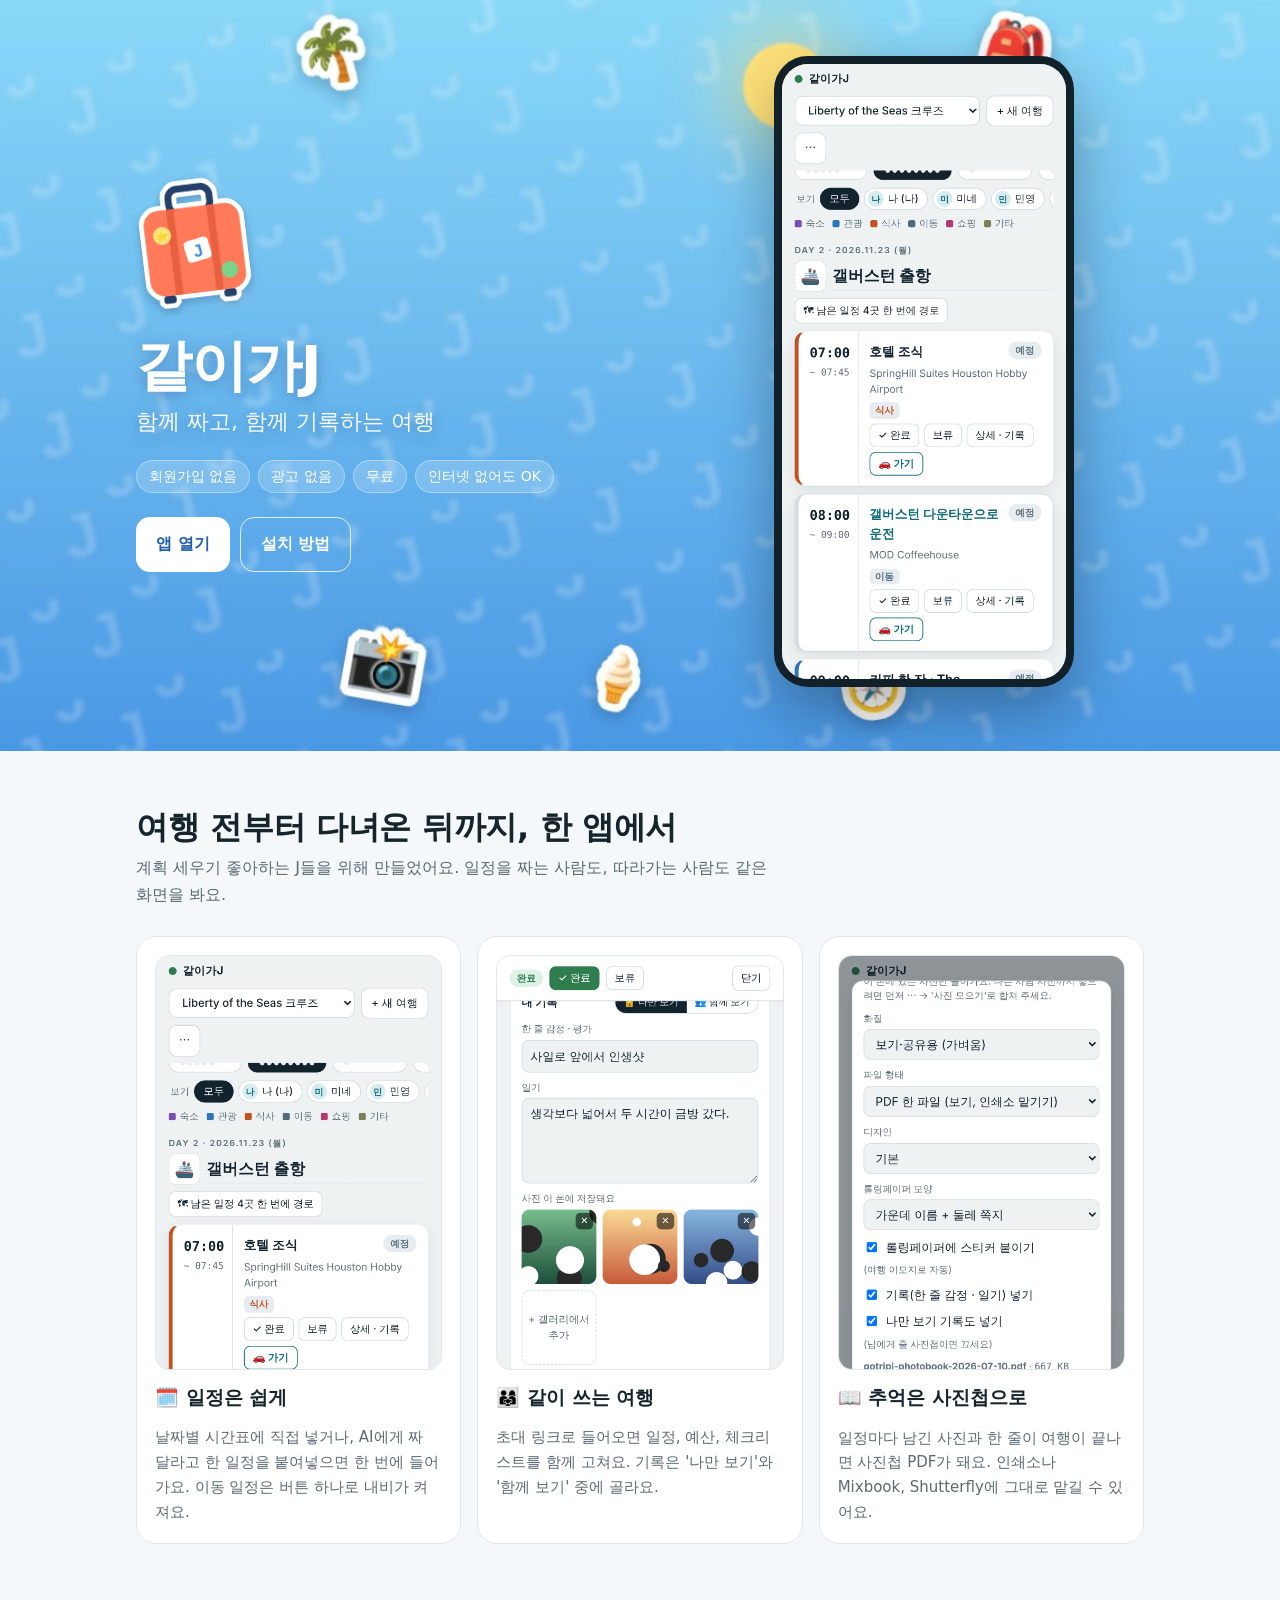
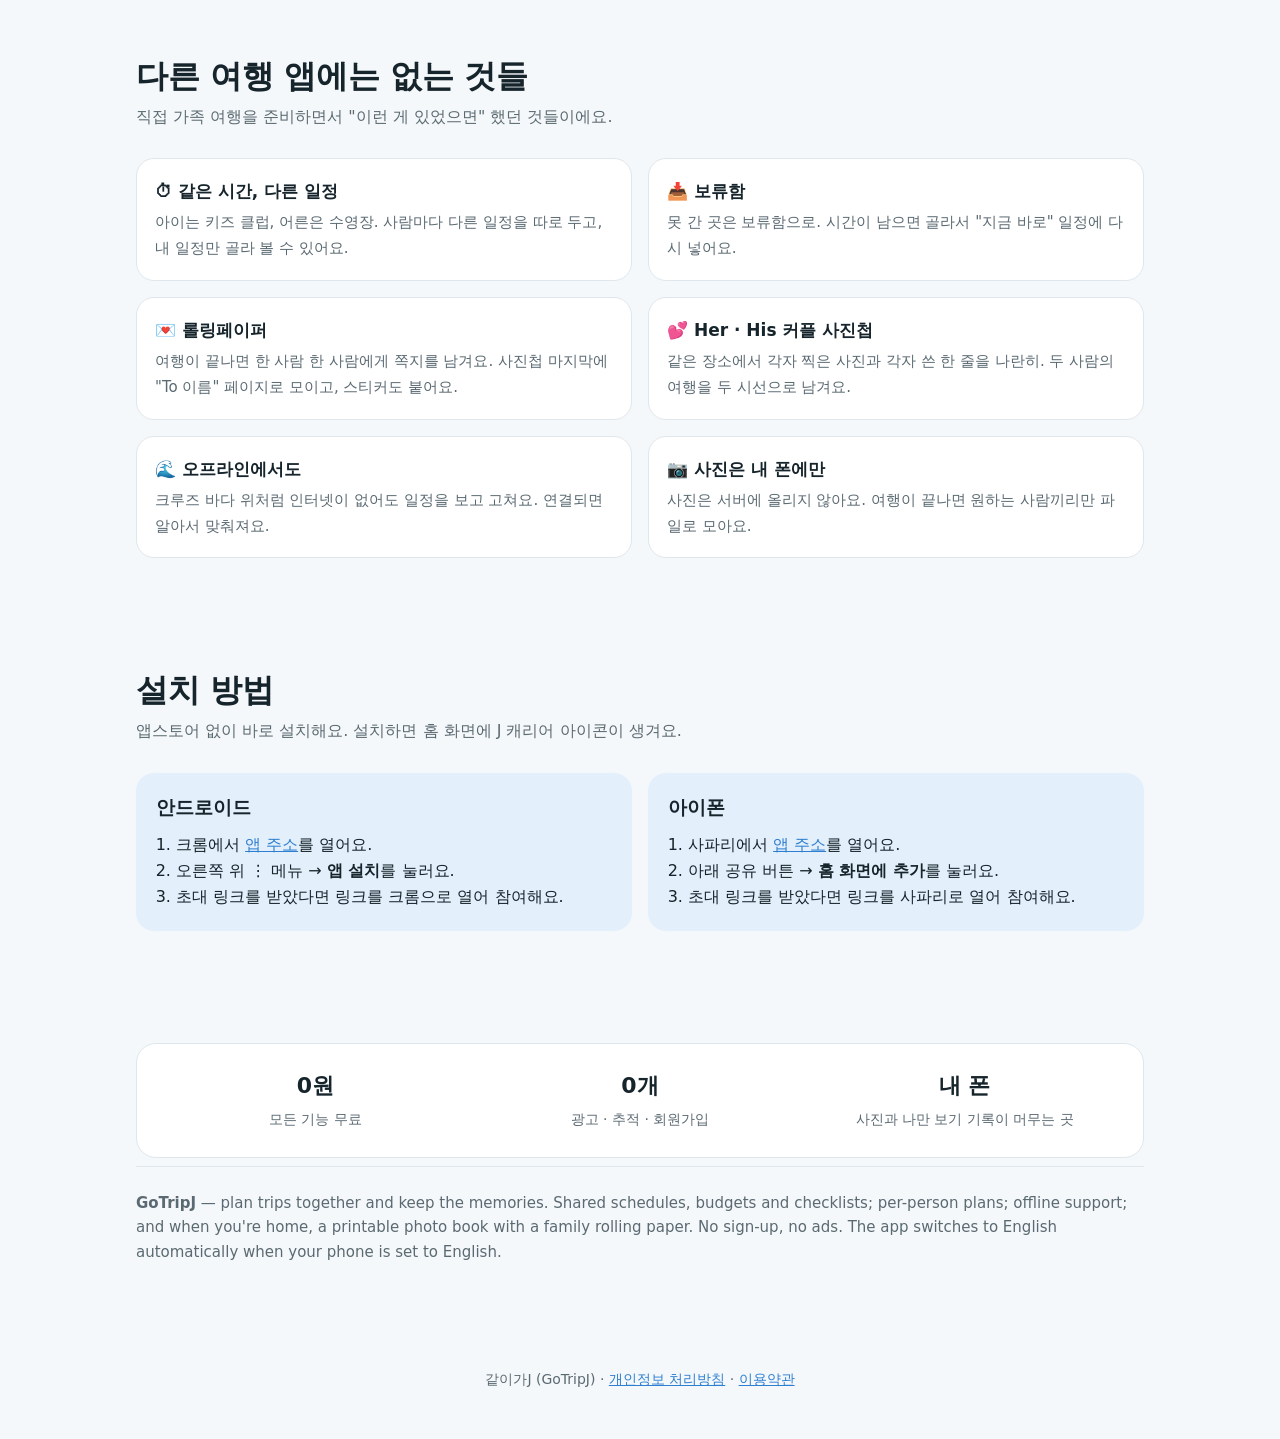
<file: about.html>
<!doctype html>
<html lang="ko">
<head>
<meta charset="utf-8">
<meta name="viewport" content="width=device-width,initial-scale=1">
<title>같이가J (GoTripJ) · 여행 일정 공유 · 가족 여행 플래너 · 여행 사진첩</title>
<meta name="description" content="가족·친구와 함께 여행 일정과 예산을 짜고, 기록과 사진으로 사진첩과 롤링페이퍼까지 만드는 여행 플래너. 회원가입·광고 없음.">
<meta property="og:title" content="같이가J · 함께 짜고, 함께 기록하는 여행">
<meta name="keywords" content="여행 일정 공유, 가족 여행 플래너, 여행 플래너, 여행 사진첩, 크루즈 일정, 롤링페이퍼, group trip planner, family trip planner, shared itinerary, trip photo book">
<meta property="og:description" content="일정, 예산, 체크리스트를 함께 쓰고 여행이 끝나면 사진첩과 롤링페이퍼까지. 회원가입·광고 없음.">
<meta property="og:image" content="store/feature-ko.png">
<link rel="icon" href="icons/icon-192.png" type="image/png">
<link rel="apple-touch-icon" href="icons/apple-touch-icon.png">
<style>
:root{--bg:#F5F8FA;--card:#FFFFFF;--ink:#16242C;--muted:#5B6A72;--accent:#2F7FD0;--accent2:#FF7A59;--soft:#E3F0FB;--line:#DFE7EC}
@media (prefers-color-scheme:dark){:root:not([data-theme="light"]){--bg:#0F171C;--card:#162229;--ink:#E7EEF1;--muted:#9AABB3;--accent:#6FB0F0;--accent2:#FF9A7D;--soft:#17303F;--line:#24353D}}
:root[data-theme="dark"]{--bg:#0F171C;--card:#162229;--ink:#E7EEF1;--muted:#9AABB3;--accent:#6FB0F0;--accent2:#FF9A7D;--soft:#17303F;--line:#24353D}
*{box-sizing:border-box}
body{margin:0;background:var(--bg);color:var(--ink);font:16px/1.65 system-ui,-apple-system,"Noto Sans KR","Apple SD Gothic Neo","Malgun Gothic",sans-serif}
a{color:var(--accent)}
.wrap{max-width:1040px;margin:0 auto;padding:0 16px}
header.hero{background:url(store/hero-bg.jpg) center/cover no-repeat,linear-gradient(180deg,#8AD8F8 0%,#4A98E4 100%);color:#fff;padding:56px 0 64px;overflow:hidden}
.hero .wrap{display:grid;grid-template-columns:1.1fr .9fr;gap:32px;align-items:center}
.hero img.icon{width:132px;height:auto;transform:rotate(-7deg);margin-left:-8px}
.hero h1,.hero p.tag{text-shadow:0 3px 14px rgba(20,60,120,.35)}
.hero h1{font-size:clamp(36px,6vw,56px);line-height:1.05;margin:16px 0 8px;letter-spacing:-.02em}
.hero p.tag{font-size:clamp(18px,2.4vw,22px);margin:0 0 20px;opacity:.95}
.hero .points{display:flex;flex-wrap:wrap;gap:8px;margin:0 0 24px;padding:0;list-style:none}
.hero .points li{background:rgba(255,255,255,.18);border:1px solid rgba(255,255,255,.35);border-radius:999px;padding:4px 12px;font-size:14px}
.cta{display:flex;flex-wrap:wrap;gap:10px}
.btn{display:inline-flex;align-items:center;justify-content:center;padding:13px 20px;border-radius:14px;font-weight:700;text-decoration:none;font-size:16px}
.btn.primary{background:#fff;color:#1F5FAD}
.btn.ghost{border:1.5px solid rgba(255,255,255,.8);color:#fff}
.phone{justify-self:center;width:min(300px,80vw);border-radius:34px;border:8px solid #12202A;box-shadow:0 24px 60px rgba(0,0,0,.3);display:block}
section{padding:56px 0}
h2{font-size:clamp(24px,3.6vw,32px);line-height:1.25;margin:0 0 8px;letter-spacing:-.01em}
.sub{color:var(--muted);margin:0 0 28px;max-width:640px}
.feat{display:grid;grid-template-columns:repeat(3,1fr);gap:16px}
.feat article{background:var(--card);border:1px solid var(--line);border-radius:20px;padding:18px;display:flex;flex-direction:column;gap:12px}
.feat img{width:100%;border-radius:14px;border:1px solid var(--line);aspect-ratio:9/13;object-fit:cover;object-position:top}
.feat h3{margin:0;font-size:19px}.feat p{margin:0;color:var(--muted);font-size:15px}
.special{display:grid;grid-template-columns:repeat(2,1fr);gap:16px}
.special div{background:var(--card);border:1px solid var(--line);border-radius:18px;padding:18px}
.special b{display:block;font-size:17px;margin-bottom:4px}.special span{color:var(--muted);font-size:15px}
.install{display:grid;grid-template-columns:1fr 1fr;gap:16px}
.install div{background:var(--soft);border-radius:18px;padding:20px}
.install h3{margin:0 0 8px}.install ol{margin:0;padding-left:20px}
.promise{background:var(--card);border:1px solid var(--line);border-radius:20px;padding:24px;display:grid;grid-template-columns:repeat(3,1fr);gap:16px;text-align:center}
.promise b{display:block;font-size:22px;margin-bottom:2px}.promise span{color:var(--muted);font-size:14px}
footer{padding:32px 0 48px;color:var(--muted);font-size:14px;text-align:center}
.en{color:var(--muted);font-size:15px;border-top:1px solid var(--line);padding-top:24px;margin-top:8px}
@media (max-width:820px){header.hero{background-size:auto 100%,cover}.hero .wrap{grid-template-columns:1fr}.phone{margin-top:8px}.feat{grid-template-columns:1fr}.special,.install{grid-template-columns:1fr}.promise{grid-template-columns:1fr}}
</style>
</head>
<body>
<header class="hero">
  <div class="wrap">
    <div>
      <img class="icon" src="store/mascot.png" alt="같이가J 대표 캐릭터, J 캐리어">
      <h1>같이가J</h1>
      <p class="tag">함께 짜고, 함께 기록하는 여행</p>
      <ul class="points"><li>회원가입 없음</li><li>광고 없음</li><li>무료</li><li>인터넷 없어도 OK</li></ul>
      <div class="cta"><a class="btn primary" href="./">앱 열기</a><a class="btn ghost" href="#install">설치 방법</a></div>
    </div>
    <img class="phone" src="store/2-schedule.png" alt="날짜별 일정 화면">
  </div>
</header>

<main class="wrap">
  <section>
    <h2>여행 전부터 다녀온 뒤까지, 한 앱에서</h2>
    <p class="sub">계획 세우기 좋아하는 J들을 위해 만들었어요. 일정을 짜는 사람도, 따라가는 사람도 같은 화면을 봐요.</p>
    <div class="feat">
      <article><img src="store/2-schedule.png" alt="일정 화면" loading="lazy"><h3>🗓️ 일정은 쉽게</h3><p>날짜별 시간표에 직접 넣거나, AI에게 짜 달라고 한 일정을 붙여넣으면 한 번에 들어가요. 이동 일정은 버튼 하나로 내비가 켜져요.</p></article>
      <article><img src="store/3-record.png" alt="기록 화면" loading="lazy"><h3>👨‍👩‍👧 같이 쓰는 여행</h3><p>초대 링크로 들어오면 일정, 예산, 체크리스트를 함께 고쳐요. 기록은 '나만 보기'와 '함께 보기' 중에 골라요.</p></article>
      <article><img src="store/5-photobook.png" alt="사진첩 만들기 화면" loading="lazy"><h3>📖 추억은 사진첩으로</h3><p>일정마다 남긴 사진과 한 줄이 여행이 끝나면 사진첩 PDF가 돼요. 인쇄소나 Mixbook, Shutterfly에 그대로 맡길 수 있어요.</p></article>
    </div>
  </section>

  <section>
    <h2>다른 여행 앱에는 없는 것들</h2>
    <p class="sub">직접 가족 여행을 준비하면서 "이런 게 있었으면" 했던 것들이에요.</p>
    <div class="special">
      <div><b>⏱ 같은 시간, 다른 일정</b><span>아이는 키즈 클럽, 어른은 수영장. 사람마다 다른 일정을 따로 두고, 내 일정만 골라 볼 수 있어요.</span></div>
      <div><b>📥 보류함</b><span>못 간 곳은 보류함으로. 시간이 남으면 골라서 "지금 바로" 일정에 다시 넣어요.</span></div>
      <div><b>💌 롤링페이퍼</b><span>여행이 끝나면 한 사람 한 사람에게 쪽지를 남겨요. 사진첩 마지막에 "To 이름" 페이지로 모이고, 스티커도 붙어요.</span></div>
      <div><b>💕 Her · His 커플 사진첩</b><span>같은 장소에서 각자 찍은 사진과 각자 쓴 한 줄을 나란히. 두 사람의 여행을 두 시선으로 남겨요.</span></div>
      <div><b>🌊 오프라인에서도</b><span>크루즈 바다 위처럼 인터넷이 없어도 일정을 보고 고쳐요. 연결되면 알아서 맞춰져요.</span></div>
      <div><b>📷 사진은 내 폰에만</b><span>사진은 서버에 올리지 않아요. 여행이 끝나면 원하는 사람끼리만 파일로 모아요.</span></div>
    </div>
  </section>

  <section id="install">
    <h2>설치 방법</h2>
    <p class="sub">앱스토어 없이 바로 설치해요. 설치하면 홈 화면에 J 캐리어 아이콘이 생겨요.</p>
    <div class="install">
      <div><h3>안드로이드</h3><ol><li>크롬에서 <a href="./">앱 주소</a>를 열어요.</li><li>오른쪽 위 ⋮ 메뉴 → <b>앱 설치</b>를 눌러요.</li><li>초대 링크를 받았다면 링크를 크롬으로 열어 참여해요.</li></ol></div>
      <div><h3>아이폰</h3><ol><li>사파리에서 <a href="./">앱 주소</a>를 열어요.</li><li>아래 공유 버튼 → <b>홈 화면에 추가</b>를 눌러요.</li><li>초대 링크를 받았다면 링크를 사파리로 열어 참여해요.</li></ol></div>
    </div>
  </section>

  <section>
    <div class="promise">
      <div><b>0원</b><span>모든 기능 무료</span></div>
      <div><b>0개</b><span>광고 · 추적 · 회원가입</span></div>
      <div><b>내 폰</b><span>사진과 나만 보기 기록이 머무는 곳</span></div>
    </div>
    <p class="en"><b>GoTripJ</b> — plan trips together and keep the memories. Shared schedules, budgets and checklists; per-person plans; offline support; and when you're home, a printable photo book with a family rolling paper. No sign-up, no ads. The app switches to English automatically when your phone is set to English.</p>
  </section>
</main>
<footer>
  같이가J (GoTripJ) · <a href="privacy.html">개인정보 처리방침</a> · <a href="terms.html">이용약관</a>
</footer>
</body>
</html>
</file>
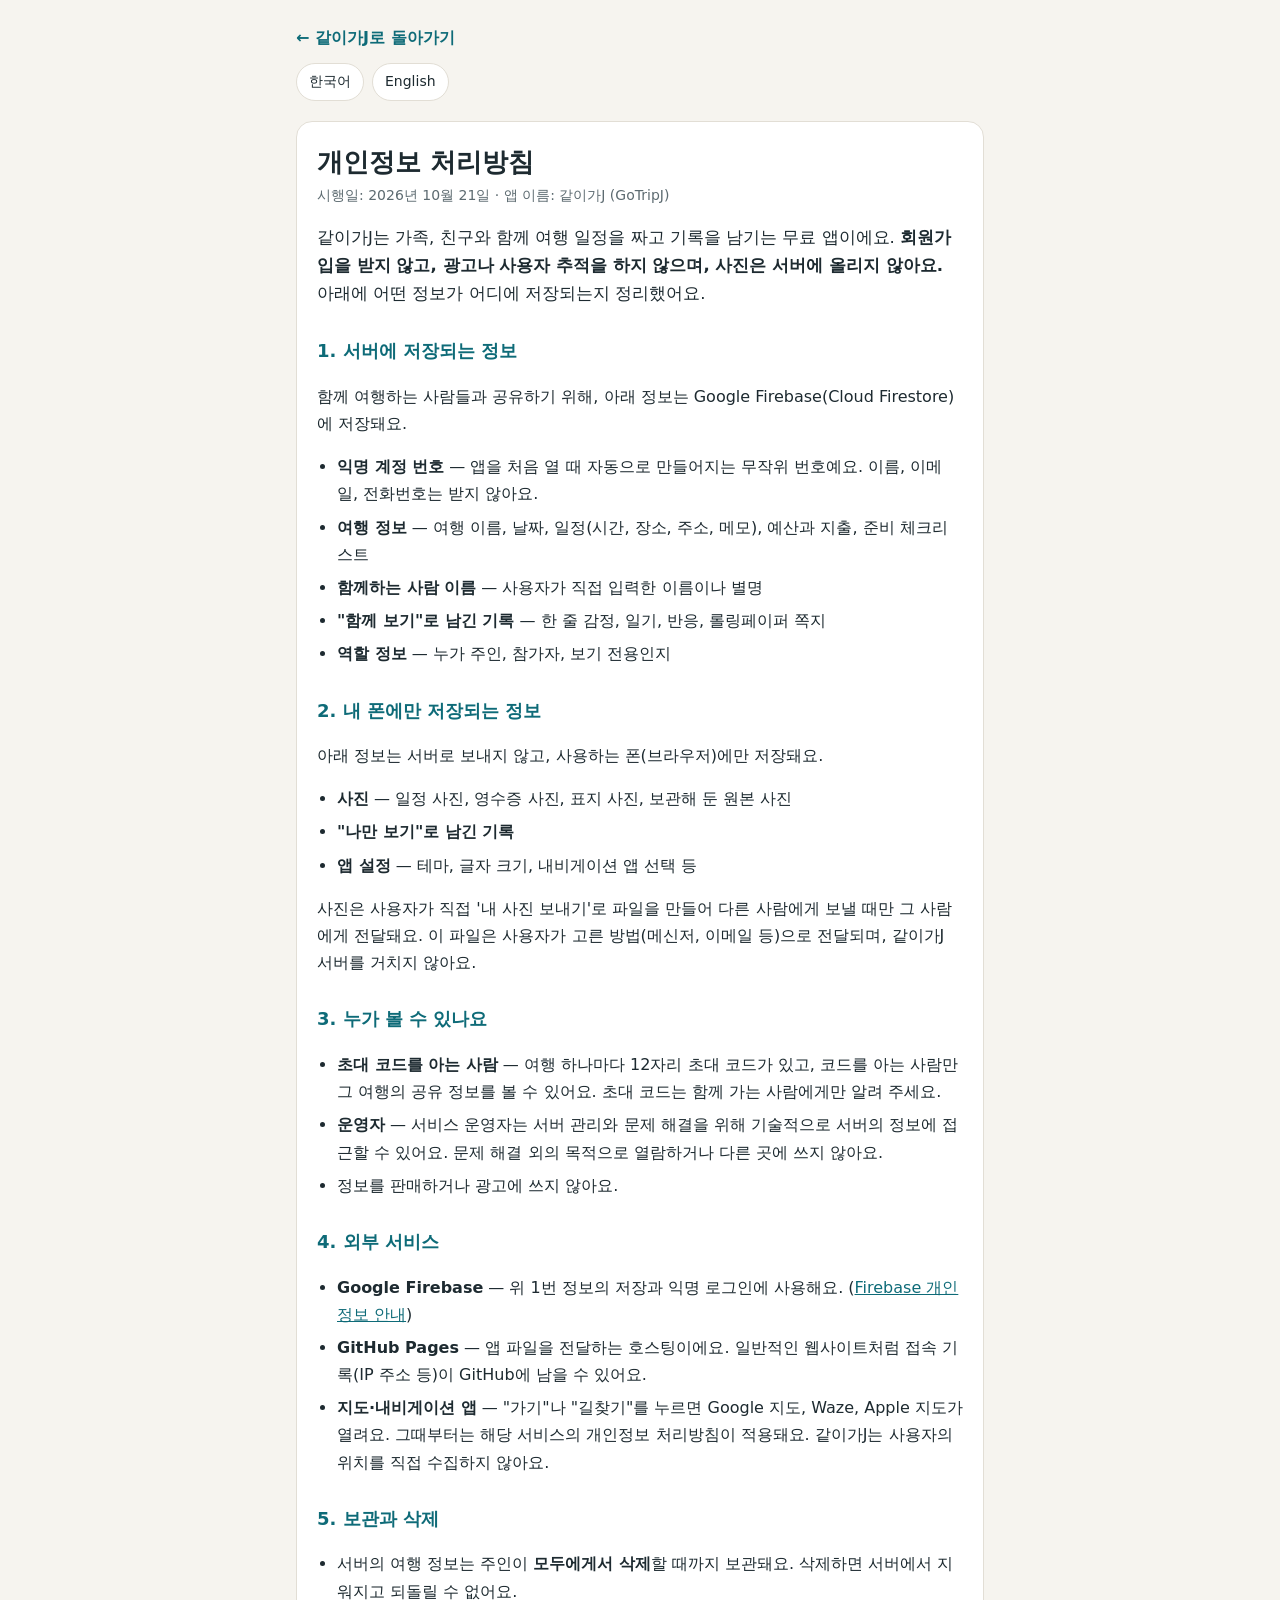
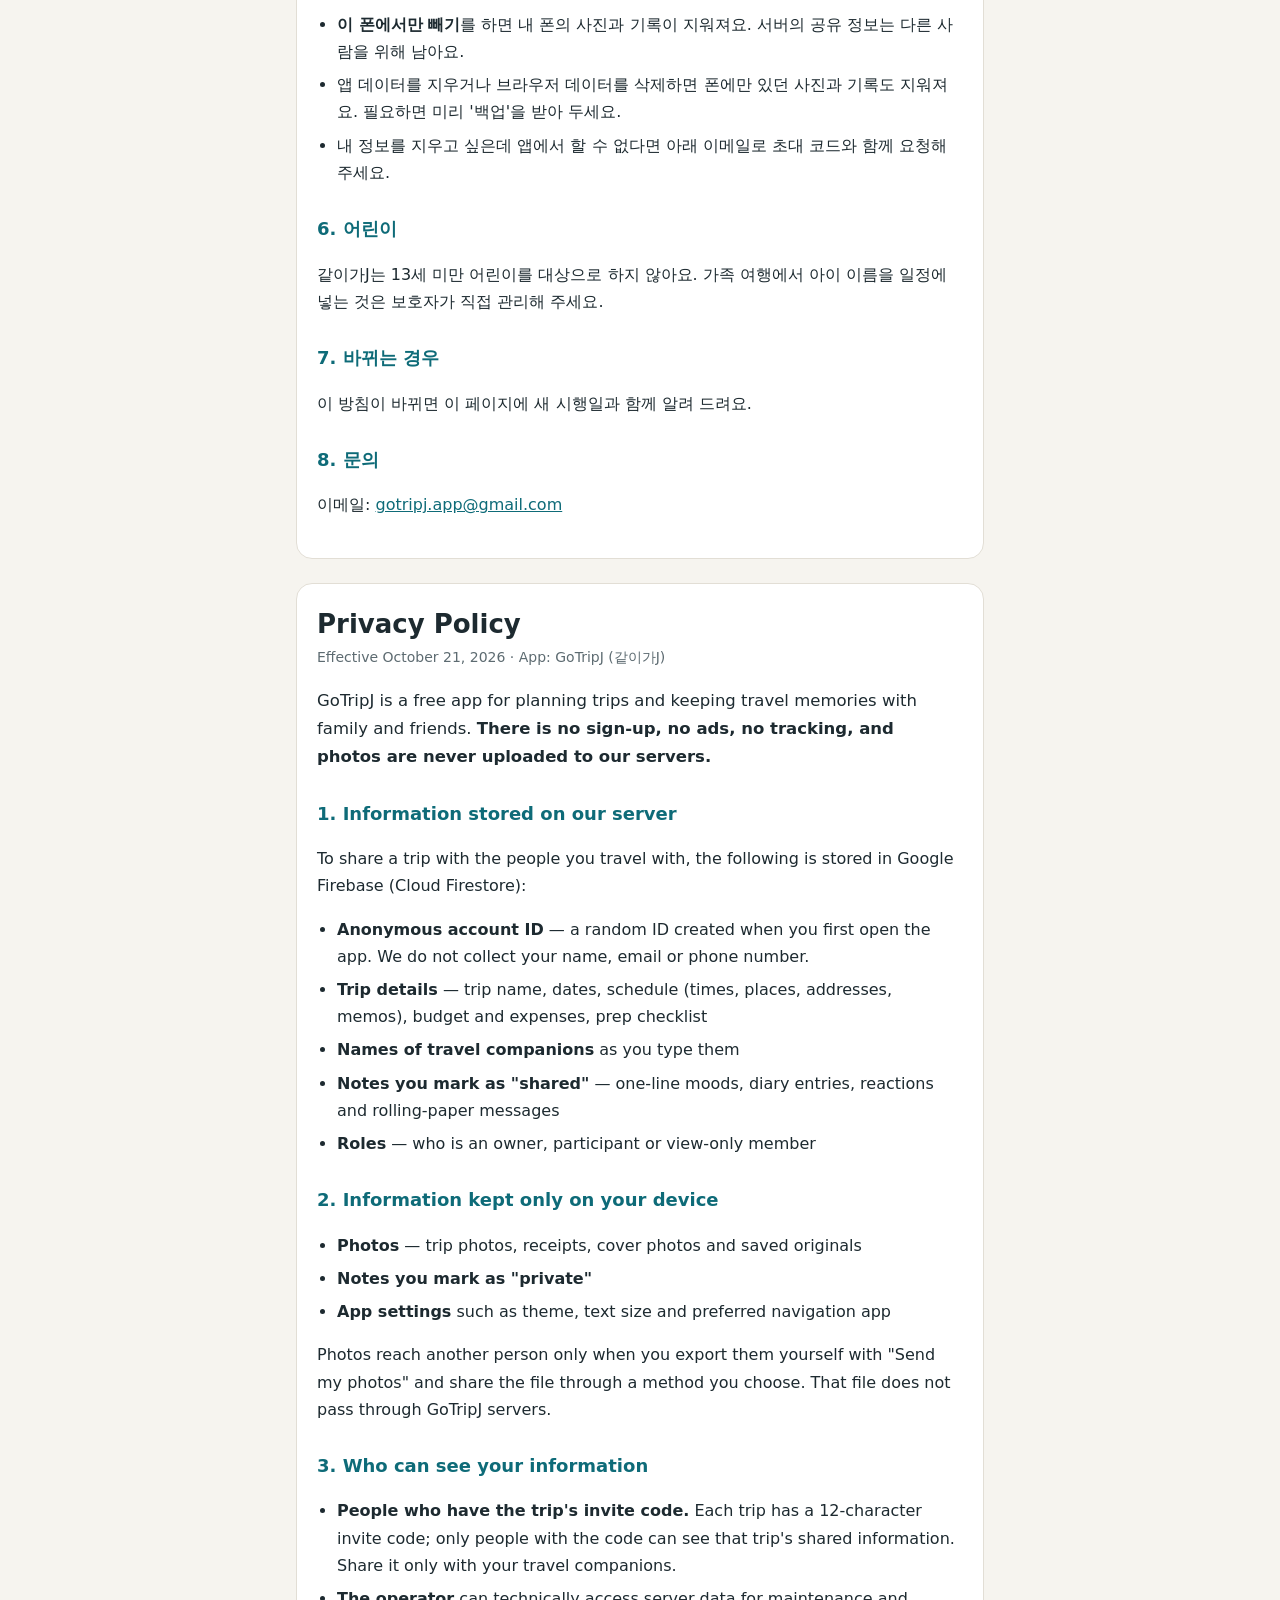
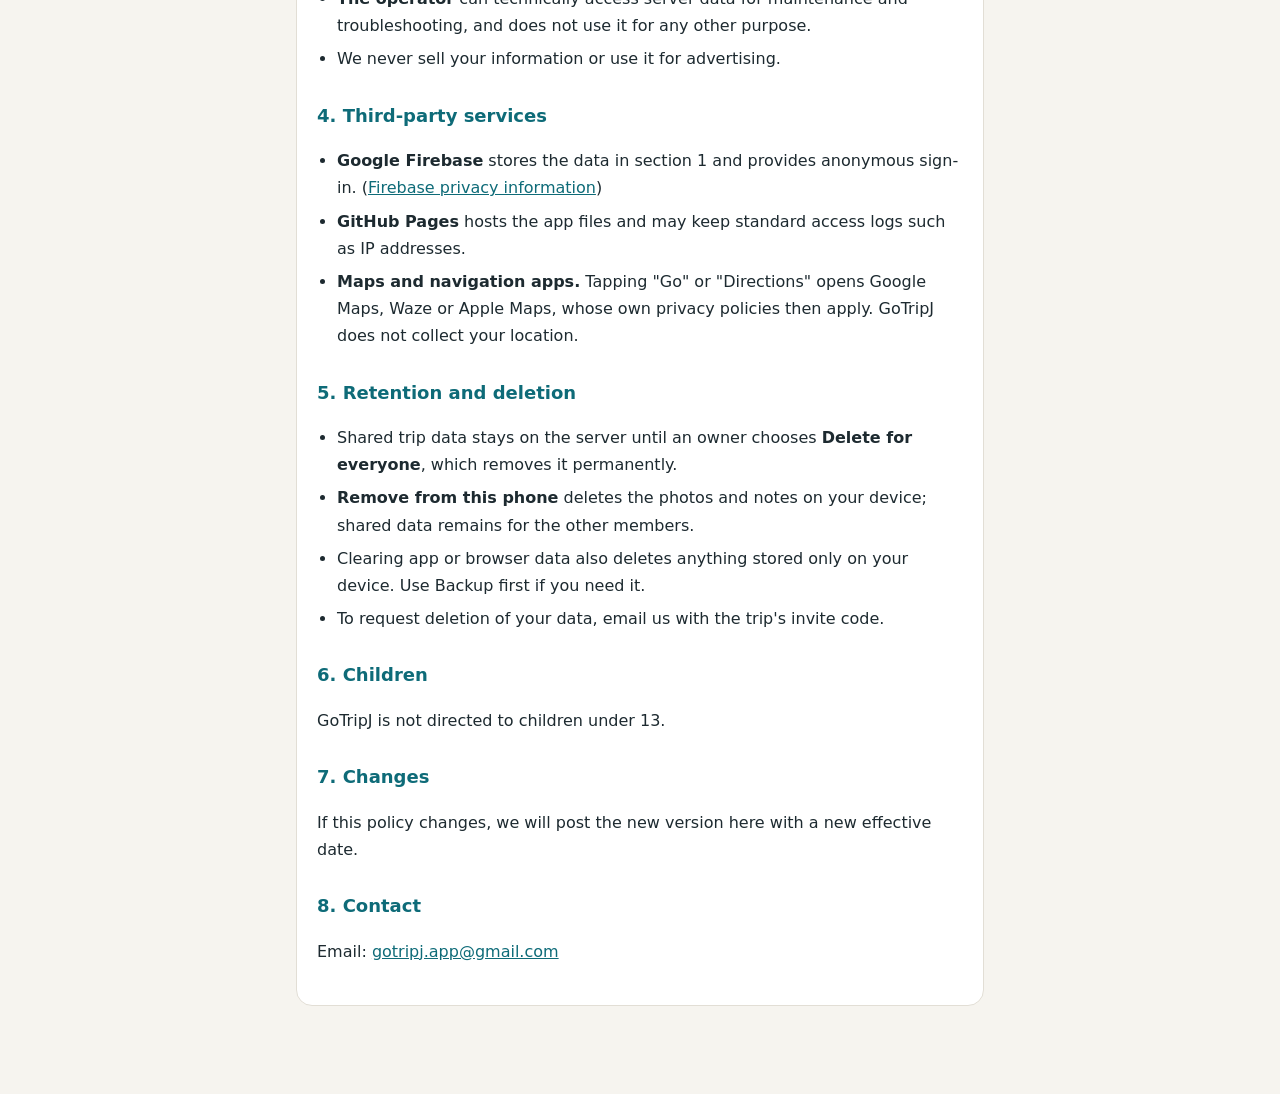
<file: privacy.html>
<!doctype html>
<html lang="ko">
<head>
<meta charset="utf-8">
<meta name="viewport" content="width=device-width,initial-scale=1">
<title>개인정보 처리방침 · 같이가J</title>
<link rel="icon" href="icons/icon-192.png" type="image/png">
<link rel="stylesheet" href="legal.css">
</head>
<body>
<main class="doc">
  <a class="back" href="./">← 같이가J로 돌아가기</a>
  <nav class="lang"><a href="#ko" aria-current="true">한국어</a><a href="#en">English</a></nav>

  <article id="ko">
    <h1>개인정보 처리방침</h1>
    <p class="meta">시행일: 2026년 10월 21일 · 앱 이름: 같이가J (GoTripJ)</p>

    <p class="lead">같이가J는 가족, 친구와 함께 여행 일정을 짜고 기록을 남기는 무료 앱이에요. <b>회원가입을 받지 않고, 광고나 사용자 추적을 하지 않으며, 사진은 서버에 올리지 않아요.</b> 아래에 어떤 정보가 어디에 저장되는지 정리했어요.</p>

    <h2>1. 서버에 저장되는 정보</h2>
    <p>함께 여행하는 사람들과 공유하기 위해, 아래 정보는 Google Firebase(Cloud Firestore)에 저장돼요.</p>
    <ul>
      <li><b>익명 계정 번호</b> — 앱을 처음 열 때 자동으로 만들어지는 무작위 번호예요. 이름, 이메일, 전화번호는 받지 않아요.</li>
      <li><b>여행 정보</b> — 여행 이름, 날짜, 일정(시간, 장소, 주소, 메모), 예산과 지출, 준비 체크리스트</li>
      <li><b>함께하는 사람 이름</b> — 사용자가 직접 입력한 이름이나 별명</li>
      <li><b>"함께 보기"로 남긴 기록</b> — 한 줄 감정, 일기, 반응, 롤링페이퍼 쪽지</li>
      <li><b>역할 정보</b> — 누가 주인, 참가자, 보기 전용인지</li>
    </ul>

    <h2>2. 내 폰에만 저장되는 정보</h2>
    <p>아래 정보는 서버로 보내지 않고, 사용하는 폰(브라우저)에만 저장돼요.</p>
    <ul>
      <li><b>사진</b> — 일정 사진, 영수증 사진, 표지 사진, 보관해 둔 원본 사진</li>
      <li><b>"나만 보기"로 남긴 기록</b></li>
      <li><b>앱 설정</b> — 테마, 글자 크기, 내비게이션 앱 선택 등</li>
    </ul>
    <p>사진은 사용자가 직접 '내 사진 보내기'로 파일을 만들어 다른 사람에게 보낼 때만 그 사람에게 전달돼요. 이 파일은 사용자가 고른 방법(메신저, 이메일 등)으로 전달되며, 같이가J 서버를 거치지 않아요.</p>

    <h2>3. 누가 볼 수 있나요</h2>
    <ul>
      <li><b>초대 코드를 아는 사람</b> — 여행 하나마다 12자리 초대 코드가 있고, 코드를 아는 사람만 그 여행의 공유 정보를 볼 수 있어요. 초대 코드는 함께 가는 사람에게만 알려 주세요.</li>
      <li><b>운영자</b> — 서비스 운영자는 서버 관리와 문제 해결을 위해 기술적으로 서버의 정보에 접근할 수 있어요. 문제 해결 외의 목적으로 열람하거나 다른 곳에 쓰지 않아요.</li>
      <li>정보를 판매하거나 광고에 쓰지 않아요.</li>
    </ul>

    <h2>4. 외부 서비스</h2>
    <ul>
      <li><b>Google Firebase</b> — 위 1번 정보의 저장과 익명 로그인에 사용해요. (<a href="https://firebase.google.com/support/privacy" target="_blank" rel="noopener">Firebase 개인정보 안내</a>)</li>
      <li><b>GitHub Pages</b> — 앱 파일을 전달하는 호스팅이에요. 일반적인 웹사이트처럼 접속 기록(IP 주소 등)이 GitHub에 남을 수 있어요.</li>
      <li><b>지도·내비게이션 앱</b> — "가기"나 "길찾기"를 누르면 Google 지도, Waze, Apple 지도가 열려요. 그때부터는 해당 서비스의 개인정보 처리방침이 적용돼요. 같이가J는 사용자의 위치를 직접 수집하지 않아요.</li>
    </ul>

    <h2>5. 보관과 삭제</h2>
    <ul>
      <li>서버의 여행 정보는 주인이 <b>모두에게서 삭제</b>할 때까지 보관돼요. 삭제하면 서버에서 지워지고 되돌릴 수 없어요.</li>
      <li><b>이 폰에서만 빼기</b>를 하면 내 폰의 사진과 기록이 지워져요. 서버의 공유 정보는 다른 사람을 위해 남아요.</li>
      <li>앱 데이터를 지우거나 브라우저 데이터를 삭제하면 폰에만 있던 사진과 기록도 지워져요. 필요하면 미리 '백업'을 받아 두세요.</li>
      <li>내 정보를 지우고 싶은데 앱에서 할 수 없다면 아래 이메일로 초대 코드와 함께 요청해 주세요.</li>
    </ul>

    <h2>6. 어린이</h2>
    <p>같이가J는 13세 미만 어린이를 대상으로 하지 않아요. 가족 여행에서 아이 이름을 일정에 넣는 것은 보호자가 직접 관리해 주세요.</p>

    <h2>7. 바뀌는 경우</h2>
    <p>이 방침이 바뀌면 이 페이지에 새 시행일과 함께 알려 드려요.</p>

    <h2>8. 문의</h2>
    <p>이메일: <a href="mailto:gotripj.app@gmail.com">gotripj.app@gmail.com</a></p>
  </article>

  <article id="en">
    <h1>Privacy Policy</h1>
    <p class="meta">Effective October 21, 2026 · App: GoTripJ (같이가J)</p>

    <p class="lead">GoTripJ is a free app for planning trips and keeping travel memories with family and friends. <b>There is no sign-up, no ads, no tracking, and photos are never uploaded to our servers.</b></p>

    <h2>1. Information stored on our server</h2>
    <p>To share a trip with the people you travel with, the following is stored in Google Firebase (Cloud Firestore):</p>
    <ul>
      <li><b>Anonymous account ID</b> — a random ID created when you first open the app. We do not collect your name, email or phone number.</li>
      <li><b>Trip details</b> — trip name, dates, schedule (times, places, addresses, memos), budget and expenses, prep checklist</li>
      <li><b>Names of travel companions</b> as you type them</li>
      <li><b>Notes you mark as "shared"</b> — one-line moods, diary entries, reactions and rolling-paper messages</li>
      <li><b>Roles</b> — who is an owner, participant or view-only member</li>
    </ul>

    <h2>2. Information kept only on your device</h2>
    <ul>
      <li><b>Photos</b> — trip photos, receipts, cover photos and saved originals</li>
      <li><b>Notes you mark as "private"</b></li>
      <li><b>App settings</b> such as theme, text size and preferred navigation app</li>
    </ul>
    <p>Photos reach another person only when you export them yourself with "Send my photos" and share the file through a method you choose. That file does not pass through GoTripJ servers.</p>

    <h2>3. Who can see your information</h2>
    <ul>
      <li><b>People who have the trip's invite code.</b> Each trip has a 12-character invite code; only people with the code can see that trip's shared information. Share it only with your travel companions.</li>
      <li><b>The operator</b> can technically access server data for maintenance and troubleshooting, and does not use it for any other purpose.</li>
      <li>We never sell your information or use it for advertising.</li>
    </ul>

    <h2>4. Third-party services</h2>
    <ul>
      <li><b>Google Firebase</b> stores the data in section 1 and provides anonymous sign-in. (<a href="https://firebase.google.com/support/privacy" target="_blank" rel="noopener">Firebase privacy information</a>)</li>
      <li><b>GitHub Pages</b> hosts the app files and may keep standard access logs such as IP addresses.</li>
      <li><b>Maps and navigation apps.</b> Tapping "Go" or "Directions" opens Google Maps, Waze or Apple Maps, whose own privacy policies then apply. GoTripJ does not collect your location.</li>
    </ul>

    <h2>5. Retention and deletion</h2>
    <ul>
      <li>Shared trip data stays on the server until an owner chooses <b>Delete for everyone</b>, which removes it permanently.</li>
      <li><b>Remove from this phone</b> deletes the photos and notes on your device; shared data remains for the other members.</li>
      <li>Clearing app or browser data also deletes anything stored only on your device. Use Backup first if you need it.</li>
      <li>To request deletion of your data, email us with the trip's invite code.</li>
    </ul>

    <h2>6. Children</h2>
    <p>GoTripJ is not directed to children under 13.</p>

    <h2>7. Changes</h2>
    <p>If this policy changes, we will post the new version here with a new effective date.</p>

    <h2>8. Contact</h2>
    <p>Email: <a href="mailto:gotripj.app@gmail.com">gotripj.app@gmail.com</a></p>
  </article>
</main>
</body>
</html>
</file>
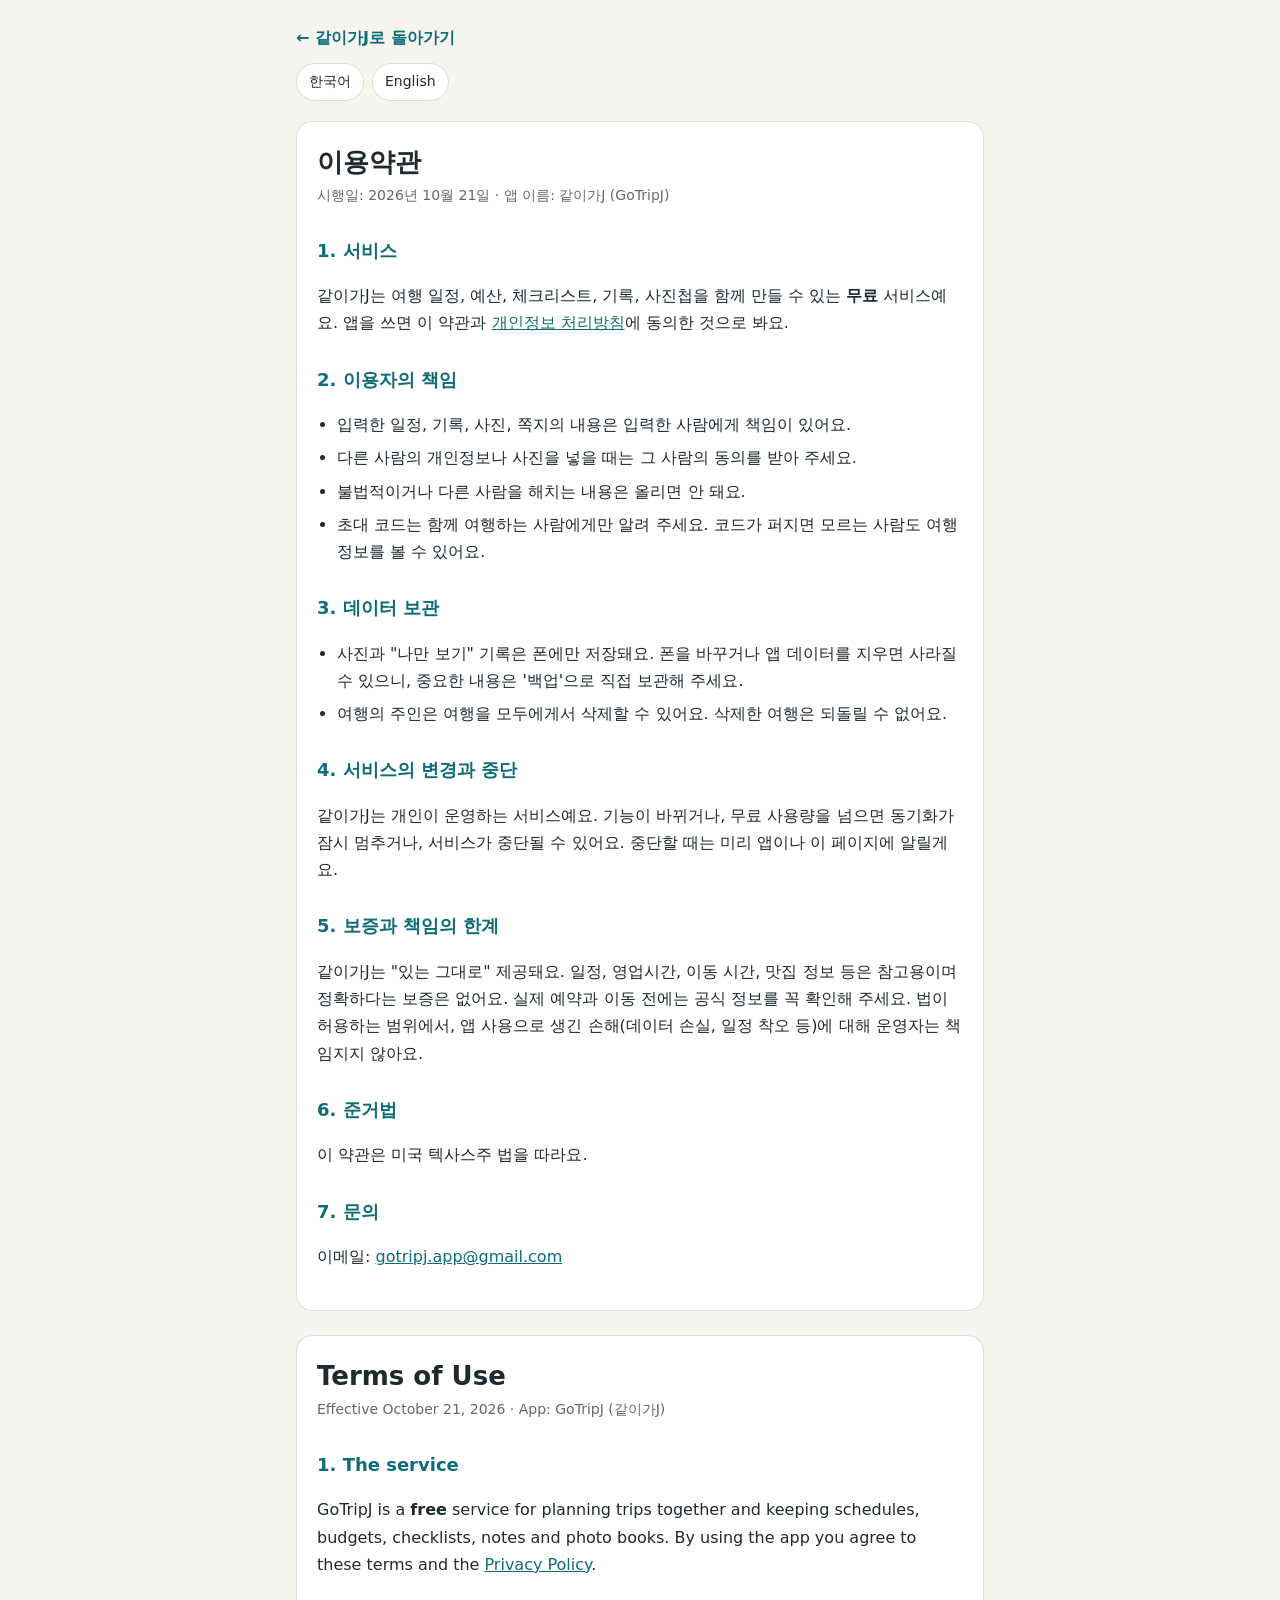
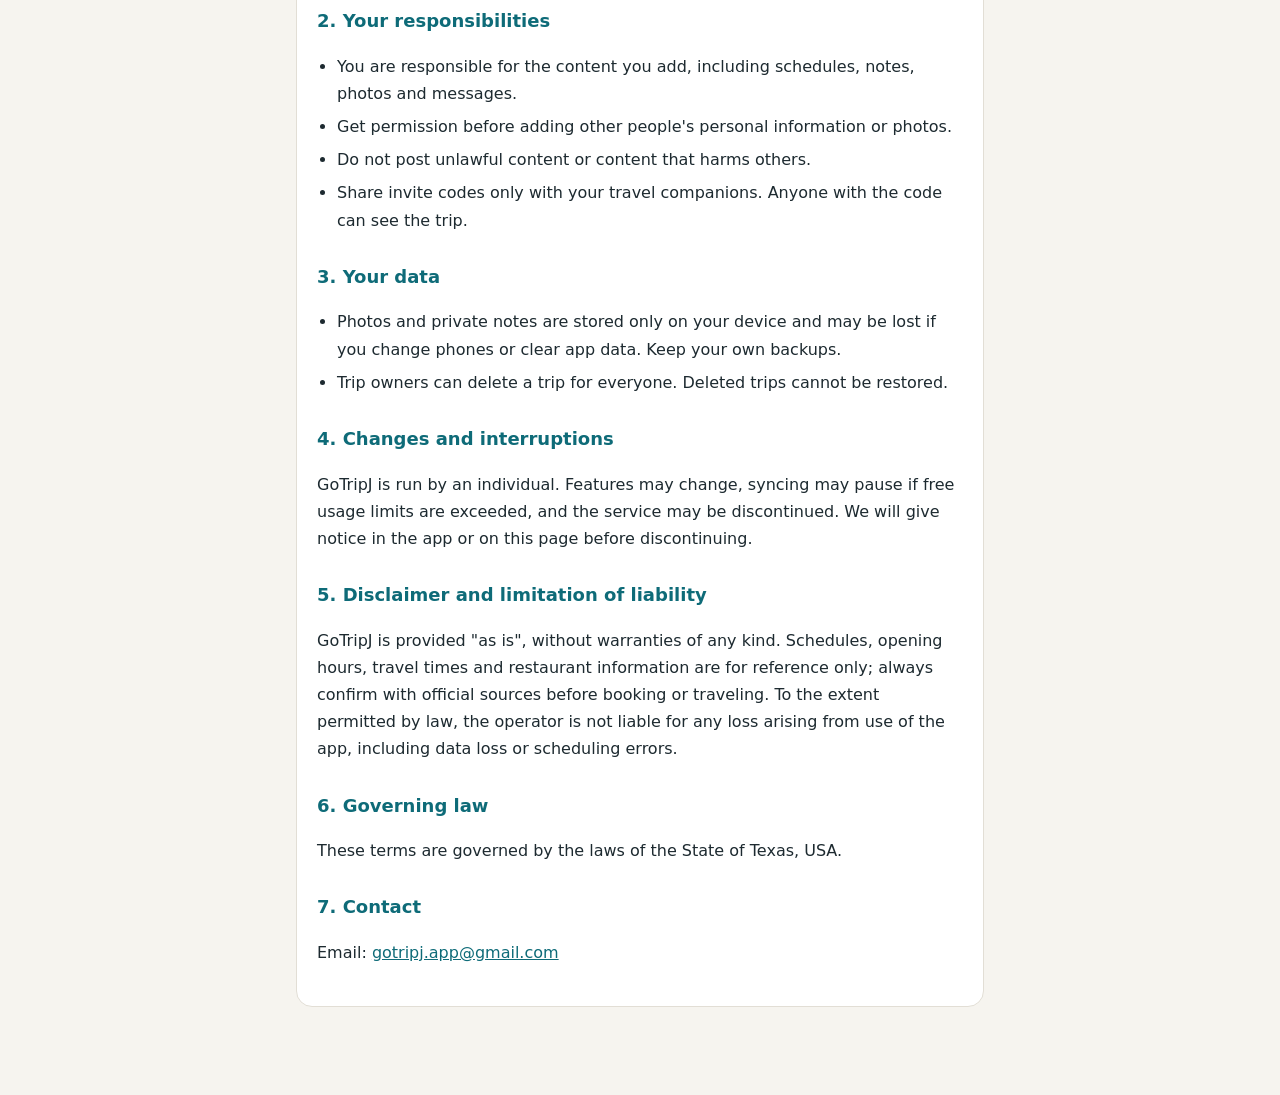
<file: terms.html>
<!doctype html>
<html lang="ko">
<head>
<meta charset="utf-8">
<meta name="viewport" content="width=device-width,initial-scale=1">
<title>이용약관 · 같이가J</title>
<link rel="icon" href="icons/icon-192.png" type="image/png">
<link rel="stylesheet" href="legal.css">
</head>
<body>
<main class="doc">
  <a class="back" href="./">← 같이가J로 돌아가기</a>
  <nav class="lang"><a href="#ko" aria-current="true">한국어</a><a href="#en">English</a></nav>

  <article id="ko">
    <h1>이용약관</h1>
    <p class="meta">시행일: 2026년 10월 21일 · 앱 이름: 같이가J (GoTripJ)</p>

    <h2>1. 서비스</h2>
    <p>같이가J는 여행 일정, 예산, 체크리스트, 기록, 사진첩을 함께 만들 수 있는 <b>무료</b> 서비스예요. 앱을 쓰면 이 약관과 <a href="privacy.html">개인정보 처리방침</a>에 동의한 것으로 봐요.</p>

    <h2>2. 이용자의 책임</h2>
    <ul>
      <li>입력한 일정, 기록, 사진, 쪽지의 내용은 입력한 사람에게 책임이 있어요.</li>
      <li>다른 사람의 개인정보나 사진을 넣을 때는 그 사람의 동의를 받아 주세요.</li>
      <li>불법적이거나 다른 사람을 해치는 내용은 올리면 안 돼요.</li>
      <li>초대 코드는 함께 여행하는 사람에게만 알려 주세요. 코드가 퍼지면 모르는 사람도 여행 정보를 볼 수 있어요.</li>
    </ul>

    <h2>3. 데이터 보관</h2>
    <ul>
      <li>사진과 "나만 보기" 기록은 폰에만 저장돼요. 폰을 바꾸거나 앱 데이터를 지우면 사라질 수 있으니, 중요한 내용은 '백업'으로 직접 보관해 주세요.</li>
      <li>여행의 주인은 여행을 모두에게서 삭제할 수 있어요. 삭제한 여행은 되돌릴 수 없어요.</li>
    </ul>

    <h2>4. 서비스의 변경과 중단</h2>
    <p>같이가J는 개인이 운영하는 서비스예요. 기능이 바뀌거나, 무료 사용량을 넘으면 동기화가 잠시 멈추거나, 서비스가 중단될 수 있어요. 중단할 때는 미리 앱이나 이 페이지에 알릴게요.</p>

    <h2>5. 보증과 책임의 한계</h2>
    <p>같이가J는 "있는 그대로" 제공돼요. 일정, 영업시간, 이동 시간, 맛집 정보 등은 참고용이며 정확하다는 보증은 없어요. 실제 예약과 이동 전에는 공식 정보를 꼭 확인해 주세요. 법이 허용하는 범위에서, 앱 사용으로 생긴 손해(데이터 손실, 일정 착오 등)에 대해 운영자는 책임지지 않아요.</p>

    <h2>6. 준거법</h2>
    <p>이 약관은 미국 텍사스주 법을 따라요.</p>

    <h2>7. 문의</h2>
    <p>이메일: <a href="mailto:gotripj.app@gmail.com">gotripj.app@gmail.com</a></p>
  </article>

  <article id="en">
    <h1>Terms of Use</h1>
    <p class="meta">Effective October 21, 2026 · App: GoTripJ (같이가J)</p>

    <h2>1. The service</h2>
    <p>GoTripJ is a <b>free</b> service for planning trips together and keeping schedules, budgets, checklists, notes and photo books. By using the app you agree to these terms and the <a href="privacy.html#en">Privacy Policy</a>.</p>

    <h2>2. Your responsibilities</h2>
    <ul>
      <li>You are responsible for the content you add, including schedules, notes, photos and messages.</li>
      <li>Get permission before adding other people's personal information or photos.</li>
      <li>Do not post unlawful content or content that harms others.</li>
      <li>Share invite codes only with your travel companions. Anyone with the code can see the trip.</li>
    </ul>

    <h2>3. Your data</h2>
    <ul>
      <li>Photos and private notes are stored only on your device and may be lost if you change phones or clear app data. Keep your own backups.</li>
      <li>Trip owners can delete a trip for everyone. Deleted trips cannot be restored.</li>
    </ul>

    <h2>4. Changes and interruptions</h2>
    <p>GoTripJ is run by an individual. Features may change, syncing may pause if free usage limits are exceeded, and the service may be discontinued. We will give notice in the app or on this page before discontinuing.</p>

    <h2>5. Disclaimer and limitation of liability</h2>
    <p>GoTripJ is provided "as is", without warranties of any kind. Schedules, opening hours, travel times and restaurant information are for reference only; always confirm with official sources before booking or traveling. To the extent permitted by law, the operator is not liable for any loss arising from use of the app, including data loss or scheduling errors.</p>

    <h2>6. Governing law</h2>
    <p>These terms are governed by the laws of the State of Texas, USA.</p>

    <h2>7. Contact</h2>
    <p>Email: <a href="mailto:gotripj.app@gmail.com">gotripj.app@gmail.com</a></p>
  </article>
</main>
</body>
</html>
</file>
<file: legal.css>
:root{--bg:#F6F4EF;--card:#FFFFFF;--ink:#1D2A30;--muted:#5D6B71;--accent:#0E6B78;--line:#E2DED5;--hl:#FFF1B8}
@media (prefers-color-scheme:dark){:root:not([data-theme="light"]){--bg:#10181C;--card:#172227;--ink:#E6ECEE;--muted:#97A7AD;--accent:#5FBCC7;--line:#26343A;--hl:#5A4B12}}
:root[data-theme="dark"]{--bg:#10181C;--card:#172227;--ink:#E6ECEE;--muted:#97A7AD;--accent:#5FBCC7;--line:#26343A;--hl:#5A4B12}
*{box-sizing:border-box}
body{margin:0;background:var(--bg);color:var(--ink);font:16px/1.7 system-ui,-apple-system,"Noto Sans KR","Apple SD Gothic Neo","Malgun Gothic",sans-serif}
.doc{max-width:720px;margin:0 auto;padding:24px 16px 64px}
.back{display:inline-block;color:var(--accent);text-decoration:none;font-weight:600;margin-bottom:12px}
.lang{display:flex;gap:8px;margin:0 0 20px}
.lang a{padding:6px 12px;border:1px solid var(--line);border-radius:999px;color:var(--ink);text-decoration:none;font-size:14px;background:var(--card)}
article{background:var(--card);border:1px solid var(--line);border-radius:16px;padding:24px 20px;margin-bottom:24px}
h1{font-size:26px;line-height:1.3;margin:0 0 4px;text-wrap:balance}
h2{font-size:18px;margin:28px 0 8px;color:var(--accent)}
.meta{color:var(--muted);font-size:14px;margin:0 0 16px}
.lead{font-size:16.5px}
ul{padding-left:20px}li{margin:6px 0}
a{color:var(--accent)}
.ph{background:var(--hl);padding:1px 6px;border-radius:6px;font-weight:600}
</file>
